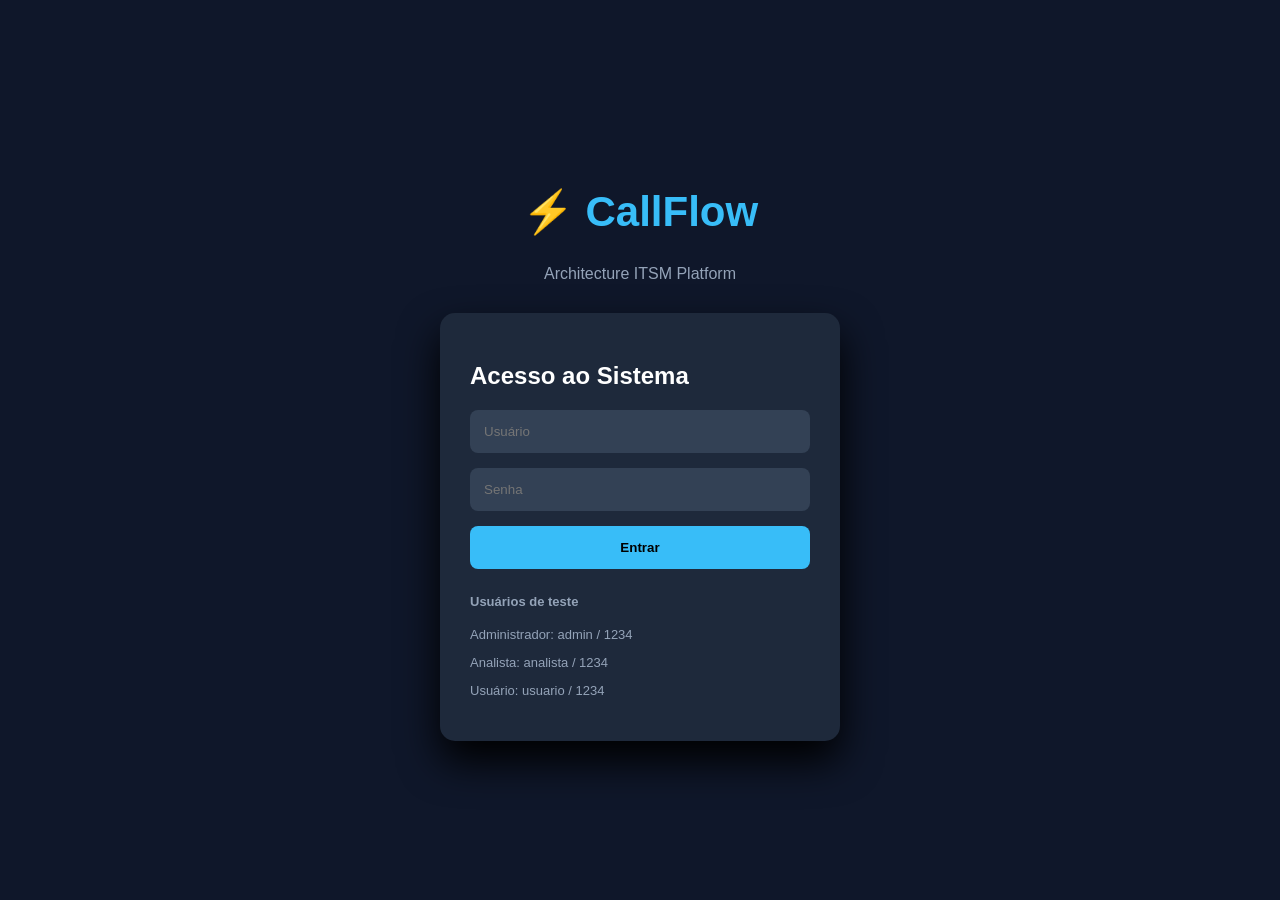
<file: index.html>
<!DOCTYPE html>
<html lang="pt-BR">

<head>

<meta charset="UTF-8">

<meta name="viewport" content="width=device-width, initial-scale=1.0">

<title>
CallFlow Architecture - Login
</title>


<link rel="stylesheet" href="css/global.css">
  <link rel="manifest" href="manifest.json">


</head>


<body class="login-page">


<div class="login-container">


<div class="logo">

<h1>
⚡ CallFlow
</h1>

<p>
Architecture ITSM Platform
</p>

</div>



<div class="login-card">


<h2>
Acesso ao Sistema
</h2>


<input 
id="username"
placeholder="Usuário"
>


<input 
id="password"
type="password"
placeholder="Senha"
>


<button onclick="login()">

Entrar

</button>


<p id="error"></p>



<div class="demo-box">


<h4>
Usuários de teste
</h4>


<p>
Administrador:
admin / 1234
</p>


<p>
Analista:
analista / 1234
</p>


<p>
Usuário:
usuario / 1234
</p>


</div>


</div>


</div>

<script>
if ('serviceWorker' in navigator) {

  navigator.serviceWorker.register('service-worker.js')
    .then(() => {
      console.log("Service Worker registrado");
    })
    .catch(err => {
      console.log("Erro ao registrar:", err);
    });

}
</script>
  

<script src="js/database.js"></script>

<script src="js/auth.js"></script>

  <script src="js/ai.js"></script>


</body>

</html>
</file>
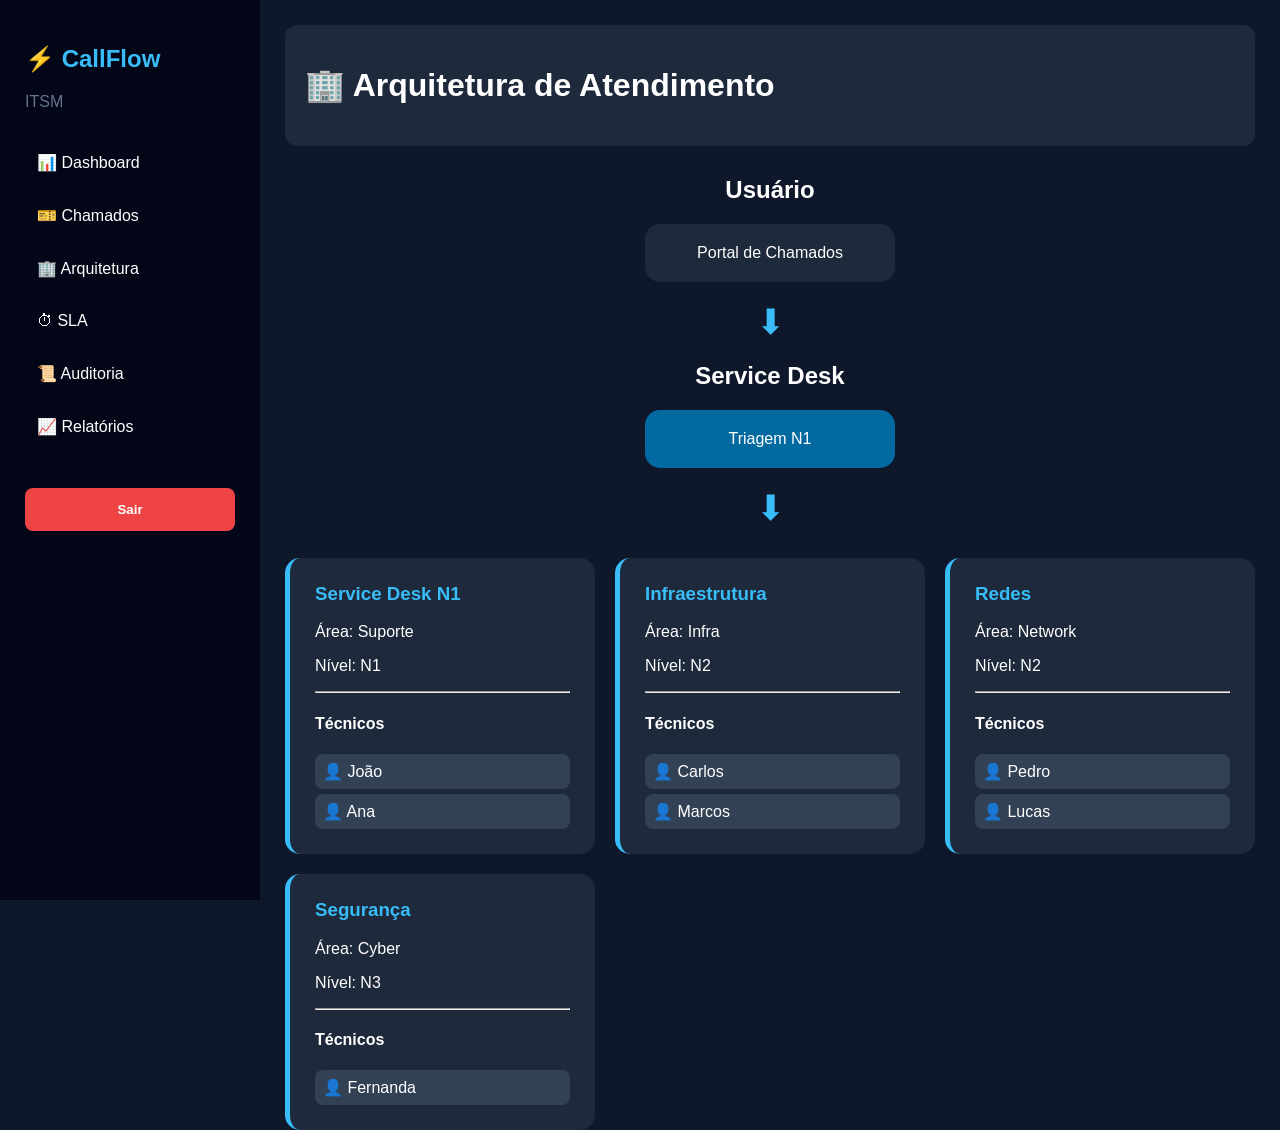
<file: arquitetura.html>
<!DOCTYPE html>

<html lang="pt-BR">


<head>

<meta charset="UTF-8">

<meta name="viewport" content="width=device-width,initial-scale=1.0">


<title>
CallFlow - Arquitetura
</title>


<link rel="stylesheet" href="css/global.css">

<link rel="stylesheet" href="css/architecture.css">


</head>



<body>


<div class="app">


<aside class="sidebar">


<h2>
⚡ CallFlow
</h2>


<p class="subtitle">
ITSM
</p>


<nav>


<a href="dashboard.html">
📊 Dashboard
</a>


<a href="chamados.html">
🎫 Chamados
</a>


<a href="arquitetura.html">
🏢 Arquitetura
</a>


<a href="sla.html">
⏱ SLA
</a>


<a href="auditoria.html">
📜 Auditoria
</a>


<a href="relatorios.html">
📈 Relatórios
</a>



<button onclick="logout()">
Sair
</button>


</nav>


</aside>





<main class="content">


<header class="topbar">


<h1>
🏢 Arquitetura de Atendimento
</h1>


<div id="userInfo"></div>


</header>





<section class="architecture">


<div class="layer">

<h2>
Usuário
</h2>

<div class="box">
Portal de Chamados
</div>

</div>



<div class="arrow">
⬇
</div>




<div class="layer">


<h2>
Service Desk
</h2>


<div class="box primary">

Triagem N1

</div>


</div>



<div class="arrow">
⬇
</div>




<div class="teams" id="teams">


</div>




</section>



</main>


</div>




<script src="js/database.js"></script>

<script src="js/auth.js"></script>

<script src="js/arquitetura.js"></script>
  
  <script src="js/ai.js"></script>


</body>


</html>
</file>
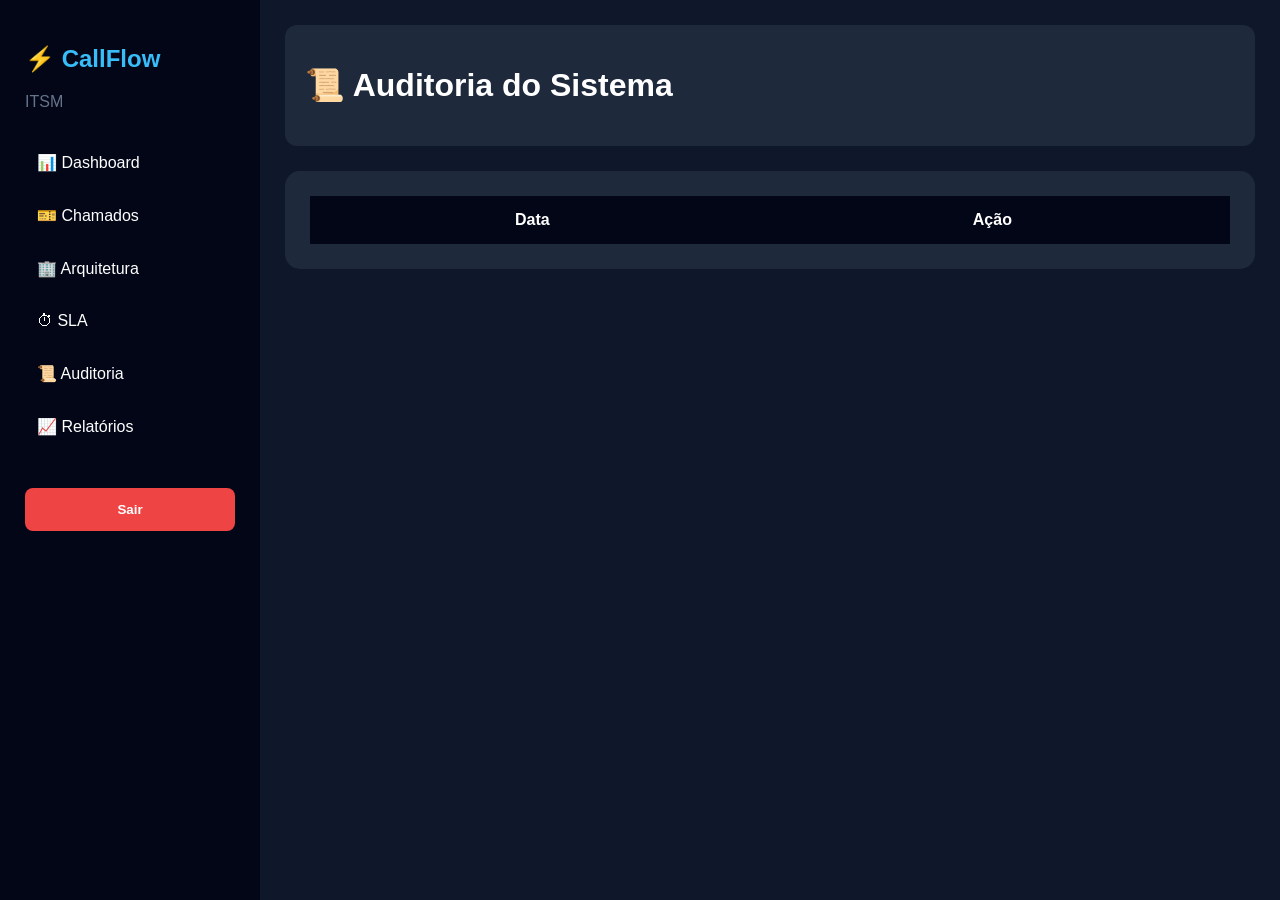
<file: auditoria.html>
<!DOCTYPE html>

<html lang="pt-BR">

<head>

<meta charset="UTF-8">

<title>
CallFlow - Auditoria
</title>


<link rel="stylesheet" href="css/global.css">

<link rel="stylesheet" href="css/reports.css">


</head>


<body>


<div class="app">


<aside class="sidebar">


<h2>
⚡ CallFlow
</h2>


<p class="subtitle">
ITSM
</p>


<nav>

<a href="dashboard.html">
📊 Dashboard
</a>

<a href="chamados.html">
🎫 Chamados
</a>

<a href="arquitetura.html">
🏢 Arquitetura
</a>

<a href="sla.html">
⏱ SLA
</a>

<a href="auditoria.html">
📜 Auditoria
</a>

<a href="relatorios.html">
📈 Relatórios
</a>


<button onclick="logout()">
Sair
</button>


</nav>


</aside>



<main class="content">


<header class="topbar">

<h1>
📜 Auditoria do Sistema
</h1>


<div id="userInfo"></div>


</header>




<section class="audit-container">


<table>


<thead>

<tr>

<th>Data</th>

<th>Ação</th>

</tr>

</thead>


<tbody id="auditTable">

</tbody>


</table>


</section>



</main>


</div>




<script src="js/database.js"></script>

<script src="js/auth.js"></script>

<script src="js/auditoria.js"></script>

  <script src="js/ai.js"></script>

</body>

</html>
</file>
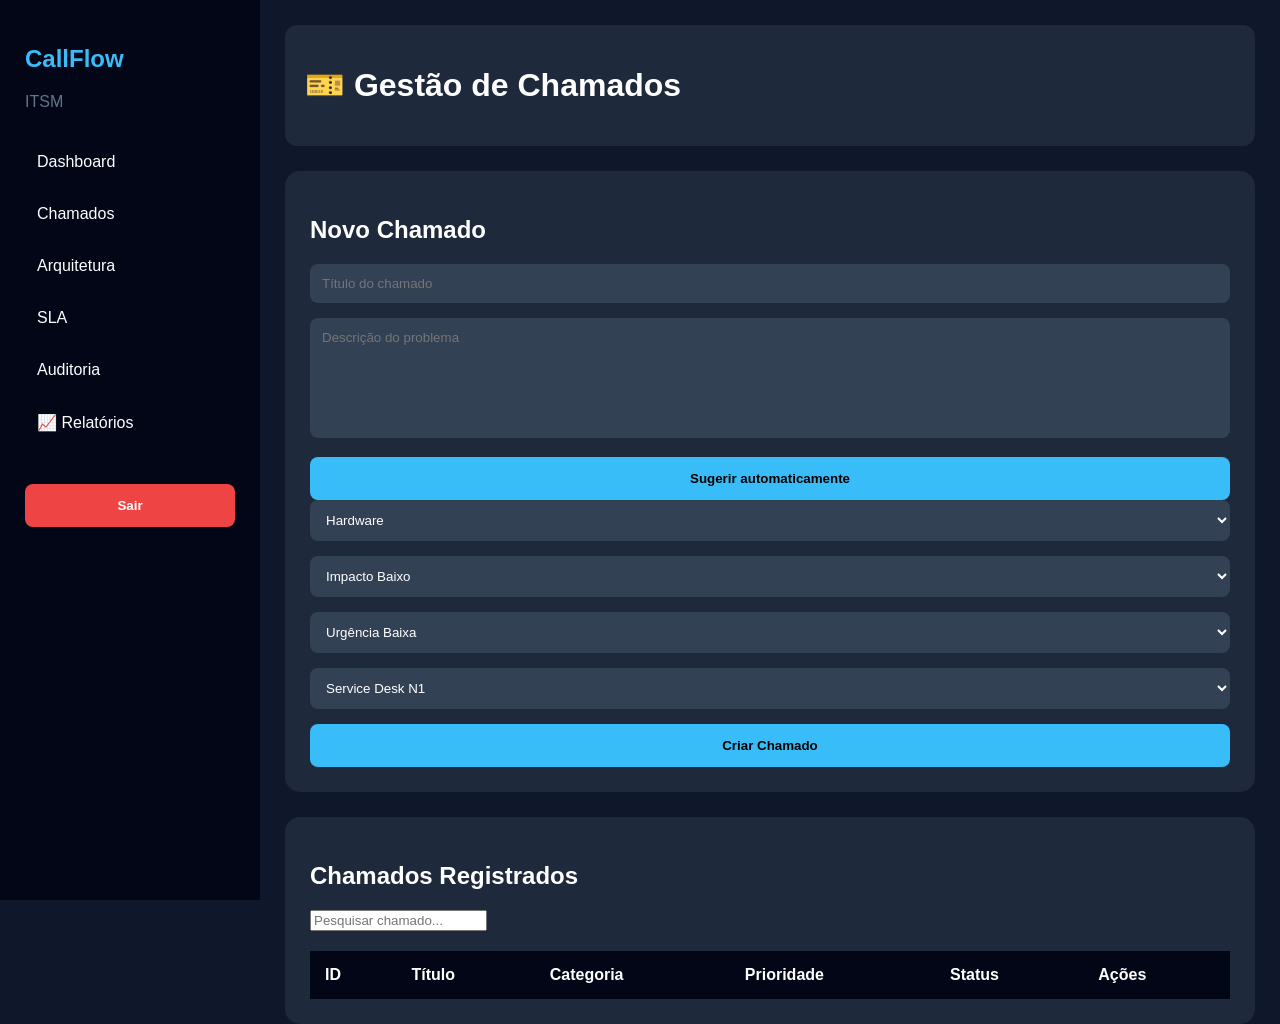
<file: chamados.html>
<!DOCTYPE html>

<html lang="pt-BR">

<head>

<meta charset="UTF-8">

<meta name="viewport" content="width=device-width, initial-scale=1.0">

<title>
CallFlow - Chamados
</title>


<link rel="stylesheet" href="css/global.css">

<link rel="stylesheet" href="css/tables.css">


</head>


<body>


<div class="app">


<aside class="sidebar">


<h2>
 CallFlow
</h2>


<p class="subtitle">
ITSM
</p>



<nav>

<a href="dashboard.html">
 Dashboard
</a>


<a href="chamados.html">
 Chamados
</a>


<a href="arquitetura.html">
 Arquitetura
</a>


<a href="sla.html">
 SLA
</a>


<a href="auditoria.html">
 Auditoria
</a>


<a href="relatorios.html">
📈 Relatórios
</a>


<button onclick="logout()">
Sair
</button>


</nav>


</aside>




<main class="content">


<header class="topbar">


<h1>
🎫 Gestão de Chamados
</h1>


<div id="userInfo">

</div>


</header>



<section class="form-card">


<h2>
Novo Chamado
</h2>



<input 
id="title"
placeholder="Título do chamado"
>



<textarea 
id="description"
placeholder="Descrição do problema">
</textarea>


<button onclick="suggestAI()">
 Sugerir automaticamente
</button>

<select id="category">


<option>
Hardware
</option>


<option>
Software
</option>


<option>
Rede
</option>


<option>
Acesso
</option>


<option>
Sistemas
</option>


</select>





<select id="impact">


<option value="Baixo">
Impacto Baixo
</option>


<option value="Médio">
Impacto Médio
</option>


<option value="Alto">
Impacto Alto
</option>


</select>





<select id="urgency">


<option value="Baixa">
Urgência Baixa
</option>


<option value="Média">
Urgência Média
</option>


<option value="Alta">
Urgência Alta
</option>


</select>





<select id="team">


<option>
Service Desk N1
</option>


<option>
Infraestrutura
</option>


<option>
Redes
</option>


</select>



<button onclick="createTicket()">

Criar Chamado

</button>



</section>





<section class="table-card">


<h2>
Chamados Registrados
</h2>


<input 
id="search"
placeholder="Pesquisar chamado..."
onkeyup="filterTickets()"
>



<table>


<thead>

<tr>

<th>ID</th>

<th>Título</th>

<th>Categoria</th>

<th>Prioridade</th>

<th>Status</th>

<th>Ações</th>


</tr>


</thead>


<tbody id="ticketTable">


</tbody>


</table>


</section>


</main>


</div>





<script src="js/database.js"></script>

<script src="js/auth.js"></script>

<script src="js/chamados.js"></script>

 <script src="js/ai.js"></script>


</body>


</html>
</file>
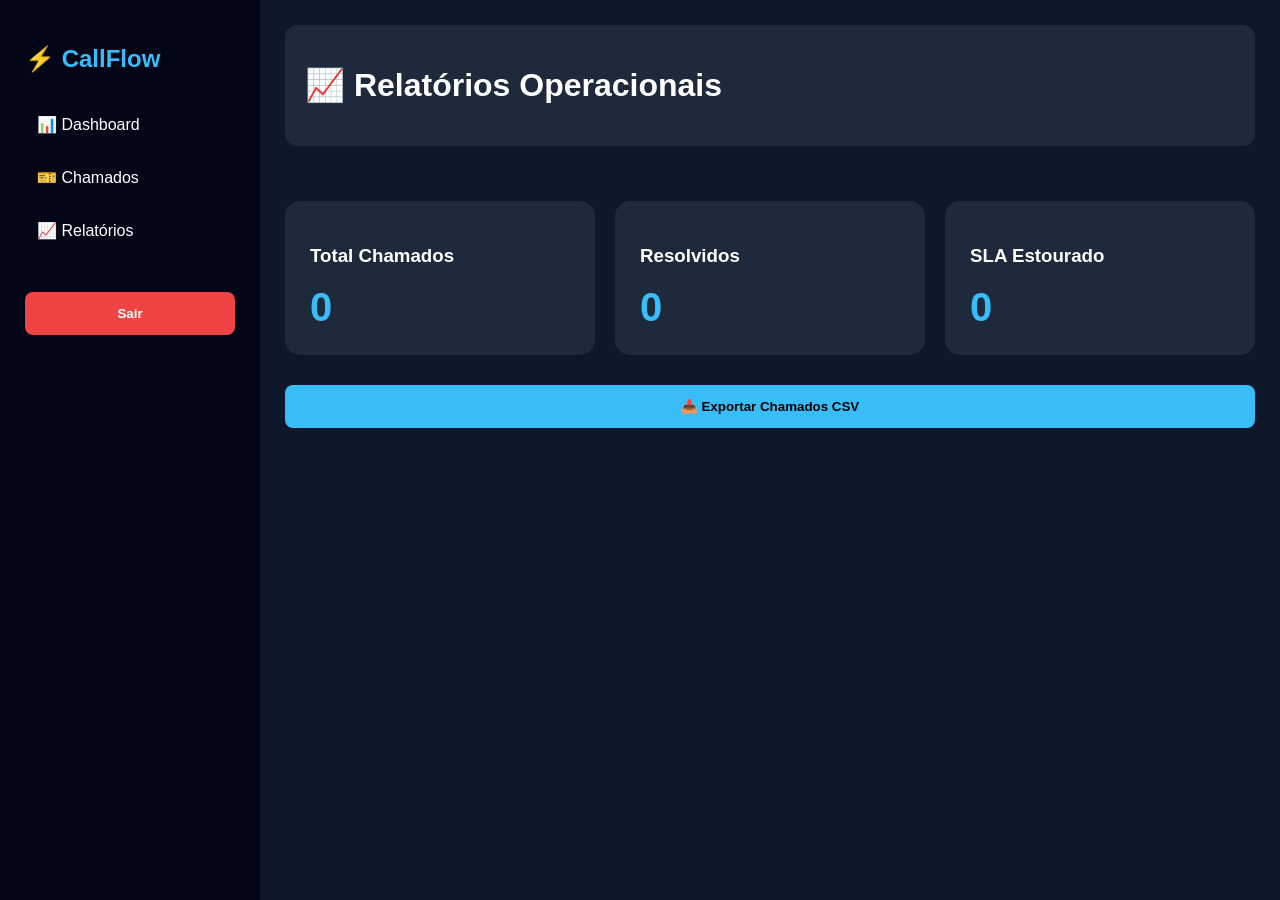
<file: relatorios.html>
<!DOCTYPE html>

<html lang="pt-BR">

<head>

<meta charset="UTF-8">

<title>
CallFlow - Relatórios
</title>


<link rel="stylesheet" href="css/global.css">

<link rel="stylesheet" href="css/reports.css">


</head>


<body>


<div class="app">


<aside class="sidebar">

<h2>
⚡ CallFlow
</h2>

<nav>

<a href="dashboard.html">
📊 Dashboard
</a>

<a href="chamados.html">
🎫 Chamados
</a>

<a href="relatorios.html">
📈 Relatórios
</a>


<button onclick="logout()">
Sair
</button>


</nav>


</aside>



<main class="content">


<header class="topbar">

<h1>
📈 Relatórios Operacionais
</h1>

</header>



<section class="report-grid">


<div class="report-card">

<h3>
Total Chamados
</h3>

<strong id="reportTotal">
0
</strong>

</div>


<div class="report-card">

<h3>
Resolvidos
</h3>

<strong id="reportClosed">
0
</strong>

</div>


<div class="report-card">

<h3>
SLA Estourado
</h3>

<strong id="reportSLA">
0
</strong>

</div>


</section>



<button onclick="exportCSV()">

📥 Exportar Chamados CSV

</button>



</main>


</div>



<script src="js/database.js"></script>

<script src="js/auth.js"></script>

<script src="js/relatorios.js"></script>

  <script src="js/ai.js"></script>


</body>

</html>
</file>
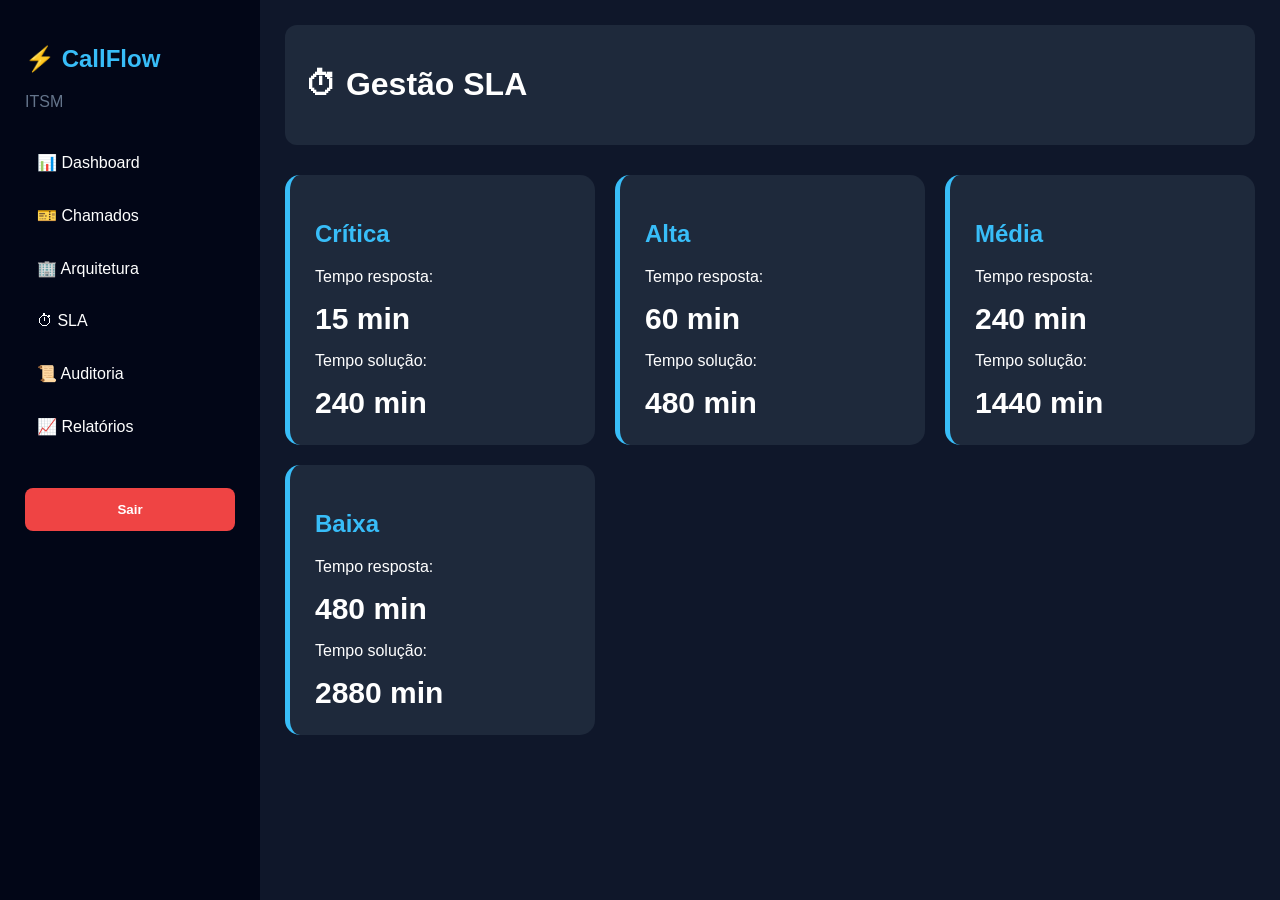
<file: sla.html>
<!DOCTYPE html>

<html lang="pt-BR">

<head>

<meta charset="UTF-8">

<meta name="viewport" content="width=device-width, initial-scale=1.0">


<title>
CallFlow SLA
</title>


<link rel="stylesheet" href="css/global.css">

<link rel="stylesheet" href="css/sla.css">


</head>



<body>


<div class="app">


<aside class="sidebar">


<h2>
⚡ CallFlow
</h2>


<p class="subtitle">
ITSM
</p>


<nav>


<a href="dashboard.html">
📊 Dashboard
</a>


<a href="chamados.html">
🎫 Chamados
</a>


<a href="arquitetura.html">
🏢 Arquitetura
</a>


<a href="sla.html">
⏱ SLA
</a>


<a href="auditoria.html">
📜 Auditoria
</a>


<a href="relatorios.html">
📈 Relatórios
</a>



<button onclick="logout()">
Sair
</button>


</nav>


</aside>





<main class="content">


<header class="topbar">


<h1>
⏱ Gestão SLA
</h1>


<div id="userInfo"></div>


</header>




<section id="slaCards" class="sla-grid">


</section>



</main>


</div>




<script src="js/database.js"></script>

<script src="js/auth.js"></script>

<script src="js/sla.js"></script>

  <script src="js/ai.js"></script>

</body>

</html>
</file>
<file: css/global.css>
*{

box-sizing:border-box;

font-family:
"Segoe UI",
Arial,
sans-serif;

}



body{

margin:0;

background:#0f172a;

color:white;

}



/* LOGIN */


.login-page{

height:100vh;

display:flex;

align-items:center;

justify-content:center;

}



.login-container{

width:400px;

}



.logo{

text-align:center;

margin-bottom:30px;

}



.logo h1{

font-size:42px;

color:#38bdf8;

}



.logo p{

color:#94a3b8;

}



.login-card{

background:#1e293b;

padding:30px;

border-radius:15px;

box-shadow:
0 20px 40px #000;

}



.login-card input{

width:100%;

padding:14px;

margin-bottom:15px;

border-radius:8px;

border:none;

background:#334155;

color:white;

}



button{

width:100%;

padding:14px;

border:none;

border-radius:8px;

background:#38bdf8;

font-weight:bold;

cursor:pointer;

}



button:hover{

opacity:.8;

}



#error{

color:#f87171;

text-align:center;

}



.demo-box{

margin-top:25px;

font-size:13px;

color:#94a3b8;

}




/* SISTEMA */


.app{

display:flex;

height:100vh;

}



.sidebar{

width:260px;

background:#020617;

padding:25px;

}



.sidebar h2{

color:#38bdf8;

}



.subtitle{

color:#64748b;

}



.sidebar nav{

display:flex;

flex-direction:column;

gap:10px;

margin-top:30px;

}



.sidebar a{

text-decoration:none;

color:white;

padding:12px;

border-radius:8px;

}



.sidebar a:hover{

background:#1e293b;

}



.sidebar button{

margin-top:30px;

background:#ef4444;

color:white;

}



.content{

flex:1;

padding:25px;

}



.topbar{

display:flex;

justify-content:space-between;

background:#1e293b;

padding:20px;

border-radius:12px;

}



.welcome{

margin-top:30px;

background:#1e293b;

padding:30px;

border-radius:15px;

}

button{

transition:0.2s;

}

button:active{

transform:scale(0.95);

}



input:focus,
textarea:focus,
select:focus{

outline:2px solid #38bdf8;

}
</file>
<file: css/architecture.css>
.architecture{

margin-top:30px;

text-align:center;

}



.layer{

margin:20px;

}



.box{

background:#1e293b;

padding:20px;

border-radius:15px;

display:inline-block;

min-width:250px;

}



.primary{

background:#0369a1;

}



.arrow{

font-size:35px;

color:#38bdf8;

}




.teams{


display:grid;


grid-template-columns:
repeat(auto-fit,minmax(250px,1fr));


gap:20px;


margin-top:30px;


}



.team-card{


background:#1e293b;


padding:25px;


border-radius:15px;


text-align:left;


border-left:
5px solid #38bdf8;


}



.team-card h3{

margin-top:0;

color:#38bdf8;

}



.member{


background:#334155;

padding:8px;

border-radius:8px;

margin-top:5px;


}
</file>
<file: css/reports.css>
.audit-container,
.report-card{


background:#1e293b;

padding:25px;

border-radius:15px;

margin-top:25px;

}



table{

width:100%;

border-collapse:collapse;

}



th{

background:#020617;

padding:15px;

}



td{

padding:15px;

border-bottom:
1px solid #334155;

}



.report-grid{


display:grid;


grid-template-columns:
repeat(auto-fit,minmax(220px,1fr));


gap:20px;


margin:30px 0;


}



.report-card strong{


font-size:40px;

color:#38bdf8;


}
</file>
<file: css/tables.css>
.form-card,
.table-card{


background:#1e293b;

padding:25px;

border-radius:15px;

margin-top:25px;


}




.form-card input,
.form-card textarea,
.form-card select{


width:100%;

padding:12px;

margin-bottom:15px;

background:#334155;

color:white;

border:none;

border-radius:8px;


}



textarea{

height:120px;

resize:none;

}




table{


width:100%;

border-collapse:collapse;

margin-top:20px;


}



th{


background:#020617;

padding:15px;

text-align:left;


}



td{


padding:15px;

border-bottom:
1px solid #334155;


}



.status{

padding:6px 10px;

border-radius:20px;

background:#0ea5e9;


}



.priority{

font-weight:bold;

}
</file>
<file: css/sla.css>
.sla-grid{


display:grid;


grid-template-columns:
repeat(auto-fit,minmax(250px,1fr));


gap:20px;


margin-top:30px;


}



.sla-card{


background:#1e293b;


padding:25px;


border-radius:15px;


border-left:
5px solid #38bdf8;


}



.sla-card h2{


color:#38bdf8;


}



.time{


font-size:30px;


font-weight:bold;


}
</file>
